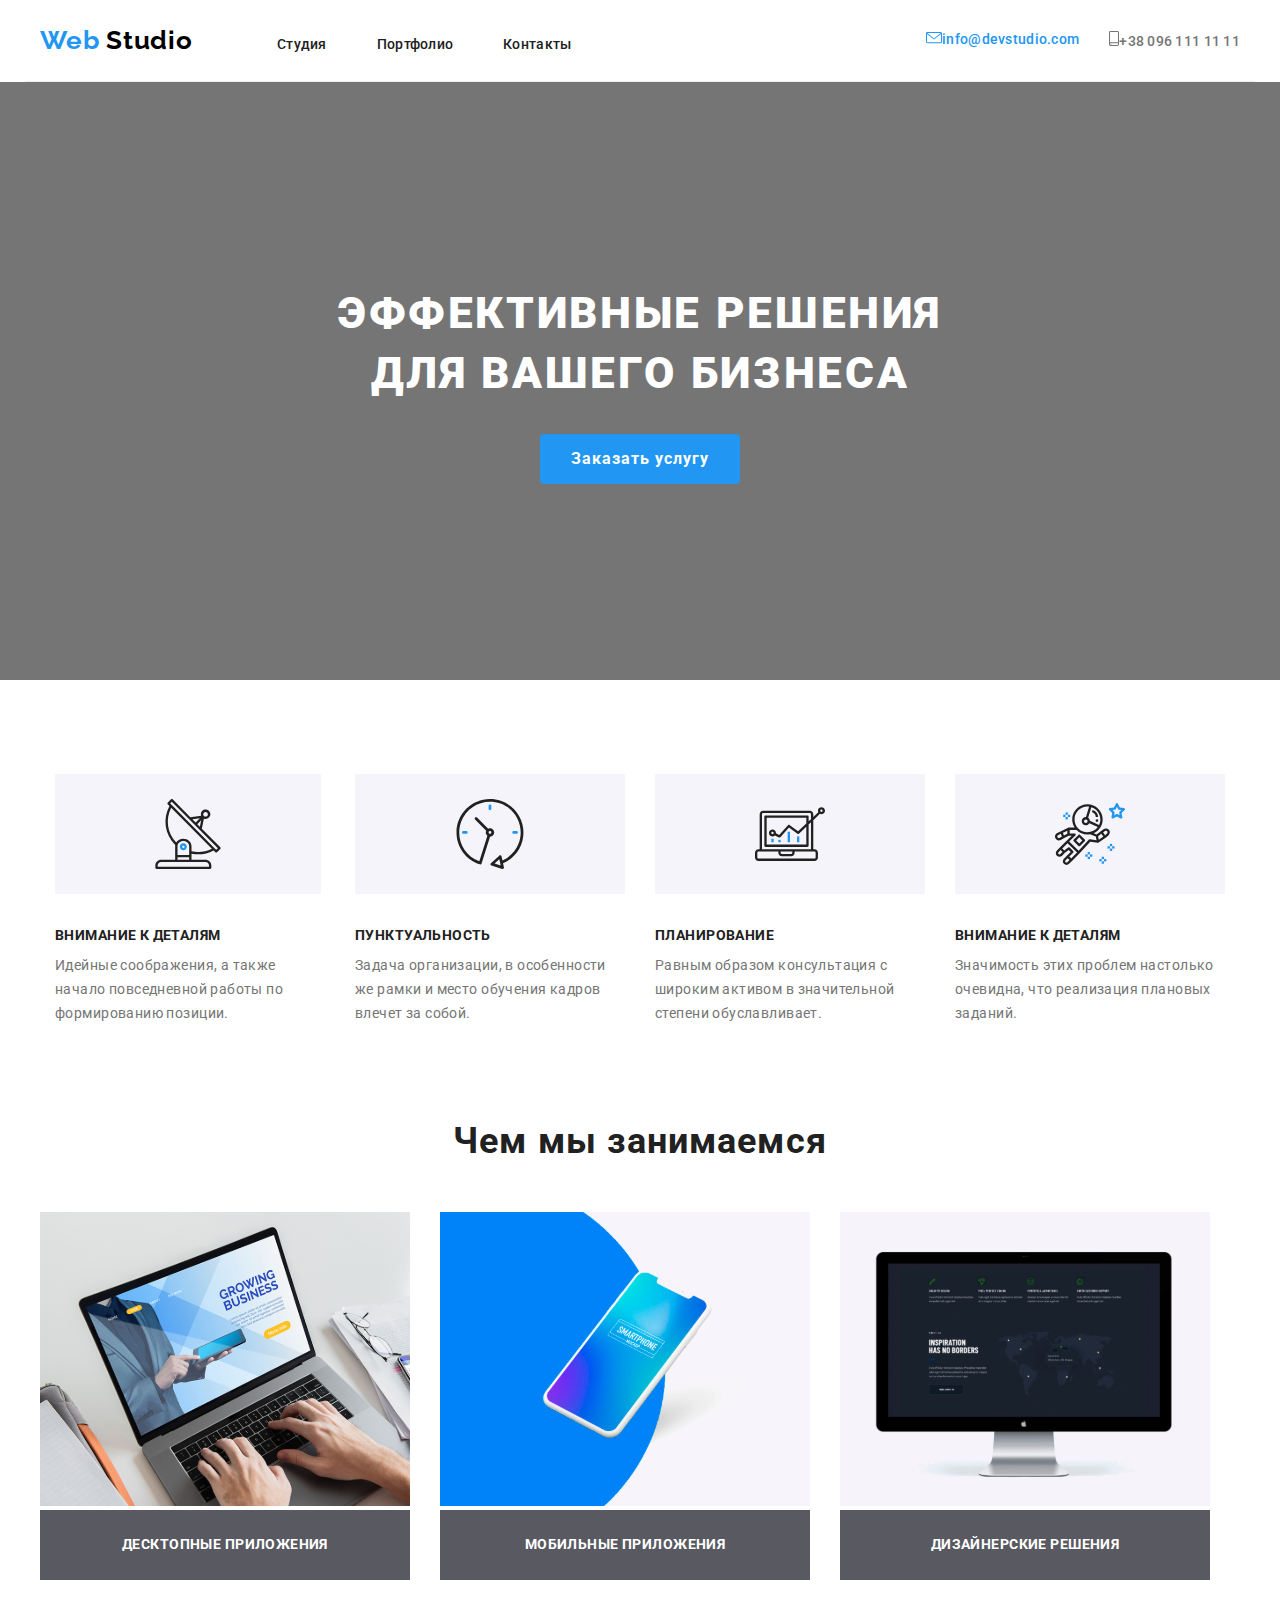
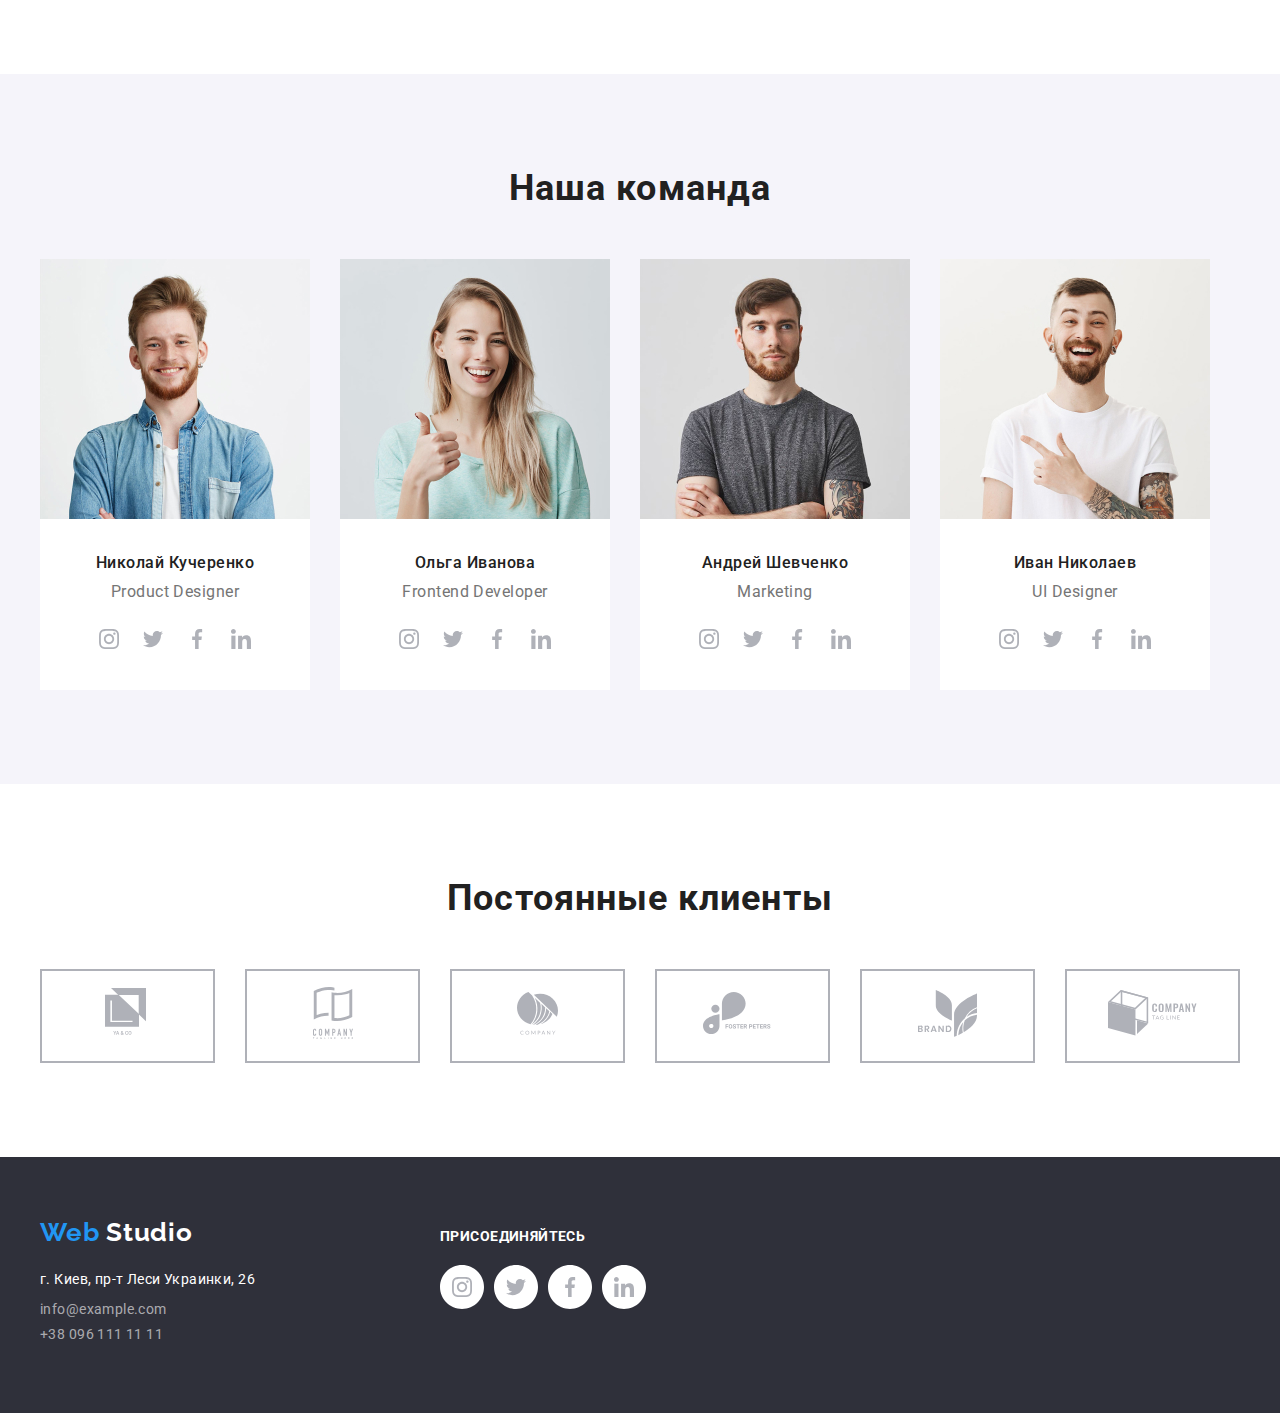
<file: index.html>
<!DOCTYPE html>
<html lang="ru">

<head>
    <link href="https://fonts.googleapis.com/css2?family=Raleway:wght@700&family=Roboto:wght@400;500;700&display=swap"
        rel="stylesheet">
    <link rel="stylesheet" href="./css/normolize.css">
    <link rel="stylesheet" href="./css/style.css" />
    <meta charset="UTF-8">
    <meta name="viewport" content="width=device-width, initial-scale=1.0">
    <title>Dev Studio. Эффективные решения для вашего бизнеса</title>
</head>

<body class="body">
    <!--Шапка сайта-->
    <header class="header">
        <div class="container">
            <nav class="main-nav">
                <a class="logo-text link" lang="en" href="./index.html"> Web <span>Studio</span></a>
                <ul class="navigation-list list">
                    <li class="navigation-list-item"><a class="link" href="">Студия</a></li>
                    <li class="navigation-list-item"><a class="link" href="./portfolio.html">Портфолио</a></li>
                    <li class="navigation-list-item"><a class="link" href="#contacts">Контакты</a></li>
                </ul>
            </nav>
            <div class="adress">
                <a class="mail link" href="mailto:info@devstudio.com"><img src="./images/header/mail.svg"
                        alt="Почта">info@devstudio.com</a>
                <a class="phone link" href="tel:+380961111111"><img src="./images/header/smartphone.svg"
                        alt="Контактный телефон">+38 096 111 11
                    11</a>
            </div>
        </div>
    </header>
    <main>

        <!--Hero секция-->
        <section class="hero">
            <div class=" container">
                <h1 class="hero-title">Эффективные решения <br> для вашего бизнеса</h1>
                <button type="button" class="modal-btn">Заказать услугу</button>
            </div>
        </section>


        <!--Особенности - почему мы-->
        <section>
            <div class="container">
                <h2 hidden>Почему мы</h2>
                <ul class="why-are-we list">
                    <div class="container">
                        <li class="why-are-we-list">
                            <img class="img-background" src="./images/why_we/satellite.svg" alt="Спутник">
                            <p class="item">Внимание к деталям</p>
                            <p class="description">Идейные соображения, а также начало повседневной работы по
                                формированию позиции.</p>
                        </li>
                        <li class="why-are-we-list">
                            <img class="img-background" src="./images/why_we/clock1.svg" alt="Часы">
                            <p class="item">Пунктуальность</p>
                            <p class="description">Задача организации, в особенности же рамки и место обучения
                                кадров влечет за собой.</p>
                        </li>
                        <li class="why-are-we-list">
                            <img class="img-background" src="./images/why_we/diagram1.svg" alt="Диаграмма">
                            <p class="item">Планирование</p>
                            <p class="description">Равным образом консультация с широким активом в значительной
                                степени обуславливает.</p>
                        </li>
                        <li class="why-are-we-list">
                            <img class="img-background" src="./images/why_we/astronaut1.svg" alt="Астронавт">
                            <p class="item">Внимание к деталям</p>
                            <p class="description">Значимость этих проблем настолько очевидна, что реализация
                                плановых заданий.</p>
                        </li>
                    </div>
                </ul>
        </section>

        <!--Чем мы занимаемся-->
        <section class="what-are-we-do container">
            <h2 class="header">Чем мы занимаемся</h2>
            <ul class=" list ">
                <li class="what-are-we-do-list">
                    <img src="./images/what_we_do/laptop.svg" alt="Ноутбук" width="370">
                    <p class="item">Десктопные приложения</p>
                </li>
                <li class="what-are-we-do-list">
                    <img src="./images/what_we_do/mobile_pic.svg" alt="Телефон" width="370">
                    <p class="item">Мобильные приложения</p>
                </li>
                <li class="what-are-we-do-list">
                    <img src="./images/what_we_do/monitor.svg" alt="Монитор" width="370">
                    <p class="item">Дизайнерские решения</p>
                </li>
            </ul>
        </section>
        <!--Наша команда-->
        <section class="our-team">
            <h2 class="header">Наша команда</h2>
            <div class="container">
                <ul class="list">
                    <li class="our-team-list">
                        <img class="our-team-pic" src="./images/team/nikolay_kycherenko.jpg" alt="Николай Кучеренко"
                            width="270" height="260">
                        <p class="name">Николай Кучеренко</p>
                        <p class="position" lang="en">Product Designer</p>
                        <ul class="social-list list">
                            <li lang="en">
                                <a href="" aria-label="Inatagram" target="_blank"><img class="social-icon"
                                        src="images/team/instagram_icon.svg" alt="Instagram"></a>
                            </li>
                            <li lang="en">
                                <a href="" aria-label="Inatagram" target="_blank"><img
                                        src="./images/team/twitter_icon.svg" alt="Twitter"></a>
                            </li>
                            <li lang="en">
                                <a href="" aria-label="Inatagram" target="_blank"><img
                                        src="./images/team/facebook_icon.svg" alt="Facebook"></a>
                            </li>
                            <li lang="en">
                                <a href="" aria-label="Inatagram" target="_blank"><img
                                        src="./images/team/linkedIn_icon.svg" alt="LinkedIn"></a>
                            </li>
                        </ul>
                    </li>
                    <li class="our-team-list">
                        <img class="our-team-pic" src="./images/team/ivanova_olga.jpg" alt="Ольга Иванова" width="270"
                            height="260">
                        <p class="name">Ольга Иванова</p>
                        <p class="position" lang="en">Frontend Developer</p>
                        <ul class="social-list list">
                            <li lang="en">
                                <a href="" aria-label="Inatagram" target="_blank"><img
                                        src="images/team/instagram_icon.svg" alt="Instagram"></a>
                            </li>
                            <li lang="en">
                                <a href="" aria-label="Inatagram" target="_blank"><img
                                        src="./images/team/twitter_icon.svg" alt="Twitter"></a>
                            </li>
                            <li lang="en">
                                <a href="" aria-label="Inatagram" target="_blank"><img
                                        src="./images/team/facebook_icon.svg" alt="Facebook"></a>
                            </li>
                            <li lang="en">
                                <a href="" aria-label="Inatagram" target="_blank"><img
                                        src="./images/team/linkedIn_icon.svg" alt="LinkedIn"></a>
                            </li>
                        </ul>
                    </li>
                    <li class="our-team-list">
                        <img class="our-team-pic" src="./images/team/andrey_shevchenko.jpg" alt="Андрей Шевченко"
                            width="270" height="260">
                        <p class="name">Андрей Шевченко</p>
                        <p class="position" lang="en">Marketing</p>
                        <ul class="social-list list">
                            <li lang="en">
                                <a href="" aria-label="Inatagram" target="_blank"><img
                                        src="images/team/instagram_icon.svg" alt="Instagram"></a>
                            </li>
                            <li lang="en">
                                <a href="" aria-label="Inatagram" target="_blank"><img
                                        src="./images/team/twitter_icon.svg" alt="Twitter"></a>
                            </li>
                            <li lang="en">
                                <a href="" aria-label="Inatagram" target="_blank"><img
                                        src="./images/team/facebook_icon.svg" alt="Facebook"></a>
                            </li>
                            <li lang="en">
                                <a href="" aria-label="Inatagram" target="_blank"><img
                                        src="./images/team/linkedIn_icon.svg" alt="LinkedIn"></a>
                            </li>
                        </ul>
                    </li>
                    <li class="our-team-list">
                        <img class="our-team-pic" src="./images/team/ivan_nikolaev.jpg" alt="Иван Николаев" width="270"
                            height="260">
                        <p class="name">Иван Николаев</p>
                        <p class="position" lang="en">UI Designer</p>
                        <ul class="social-list list">
                            <li class="social-links" lang="en">
                                <a href="" aria-label="Inatagram" target="_blank"><img
                                        src="images/team/instagram_icon.svg" alt="Instagram"></a>
                            </li>
                            <li lang="en">
                                <a href="" aria-label="Inatagram" target="_blank"><img
                                        src="./images/team/twitter_icon.svg" alt="Twitter"></a>
                            </li>
                            <li lang="en">
                                <a href="" aria-label="Inatagram" target="_blank"><img
                                        src="./images/team/facebook_icon.svg" alt="Facebook"></a>
                            </li>
                            <li lang="en">
                                <a href="" aria-label="Inatagram" target="_blank"><img
                                        src="./images/team/linkedIn_icon.svg" alt="LinkedIn"></a>
                            </li>
                        </ul>
                    </li>
                </ul>
            </div>

        </section>

        <!--Постоянные клиенты-->

        <section class="clients">
            <div class="container">
                <h2 class="header">Постоянные клиенты</h2>
                <ul class=" list">
                    <li class="clients-list"><a href="" target="_blank"><img src="./images/clients/client_1.svg"
                                alt="Клиент 1"></a></li>
                    <li class="clients-list"><a href="" target="_blank"><img src="./images/clients/client_2.svg"
                                alt="Клиент 2"></a></li>
                    <li class="clients-list"><a href="" target="_blank"><img src="./images/clients/client_3.svg"
                                alt="Клиент 3"></a></li>
                    <li class="clients-list"><a href="" target="_blank"><img src="./images/clients/client_4.svg"
                                alt="Клиент 4"></a></li>
                    <li class="clients-list"><a href="" target="_blank"><img src="./images/clients/client_5.svg"
                                alt="Клиент 5"></a></li>
                    <li class="clients-list"><a href="" target="_blank"><img src="./images/clients/client_6.svg"
                                alt="Клиент 6"></a></li>
                </ul>
            </div>
        </section>
    </main>

    <footer class="footer">
        <div class="container">
            <section class="contacts">
                <h2 hidden>Контакты</h2>
                <!--Логотип-->
                <a class="logo link" lang="en" href="./index.html">Web <span>Studio</span></a>
                <!--Контакты-->
                <address id="contacts">
                    <p class="adress">г. Киев, пр-т Леси Украинки, 26</p>
                    <a class="contacts-item footer-mail link" href="meilto:info@example.com">info@example.com</a>
                    <a class="contacts-item footer-tel link" href="tel:+380961111111">+38 096 111 11 11</a>
                </address>
            </section>
            <!--Социальные сети-->
            <section class="join-footer">
                <h2 class="join">Присоединяйтесь</h2>
                <ul class="list" lang="en">
                    <li class="join-item">
                        <a href="" aria-label="Inatagram" target="_blank"><img src="./images/team/instagram_icon.svg"
                                alt="Instagram"></a>
                    <li class="join-item"><a href="" aria-label="Twitter" target="_blank"><img
                                src="./images/team/twitter_icon.svg" alt="Twitter"></a>
                    </li>
                    <li class="join-item">
                        <a href="" aria-label="Facebook" target="_blank"><img src="./images/team/facebook_icon.svg"
                                alt="Facebook"></a>
                    </li>
                    <li class="join-item">
                        <a href="" aria-label="Linkd" target="_blank"><img src="./images/team/linkedIn_icon.svg"
                                alt="LinkedIn"></a>
                    </li>
                </ul>

            </section>
        </div>
    </footer>
</body>

</html>
</file>
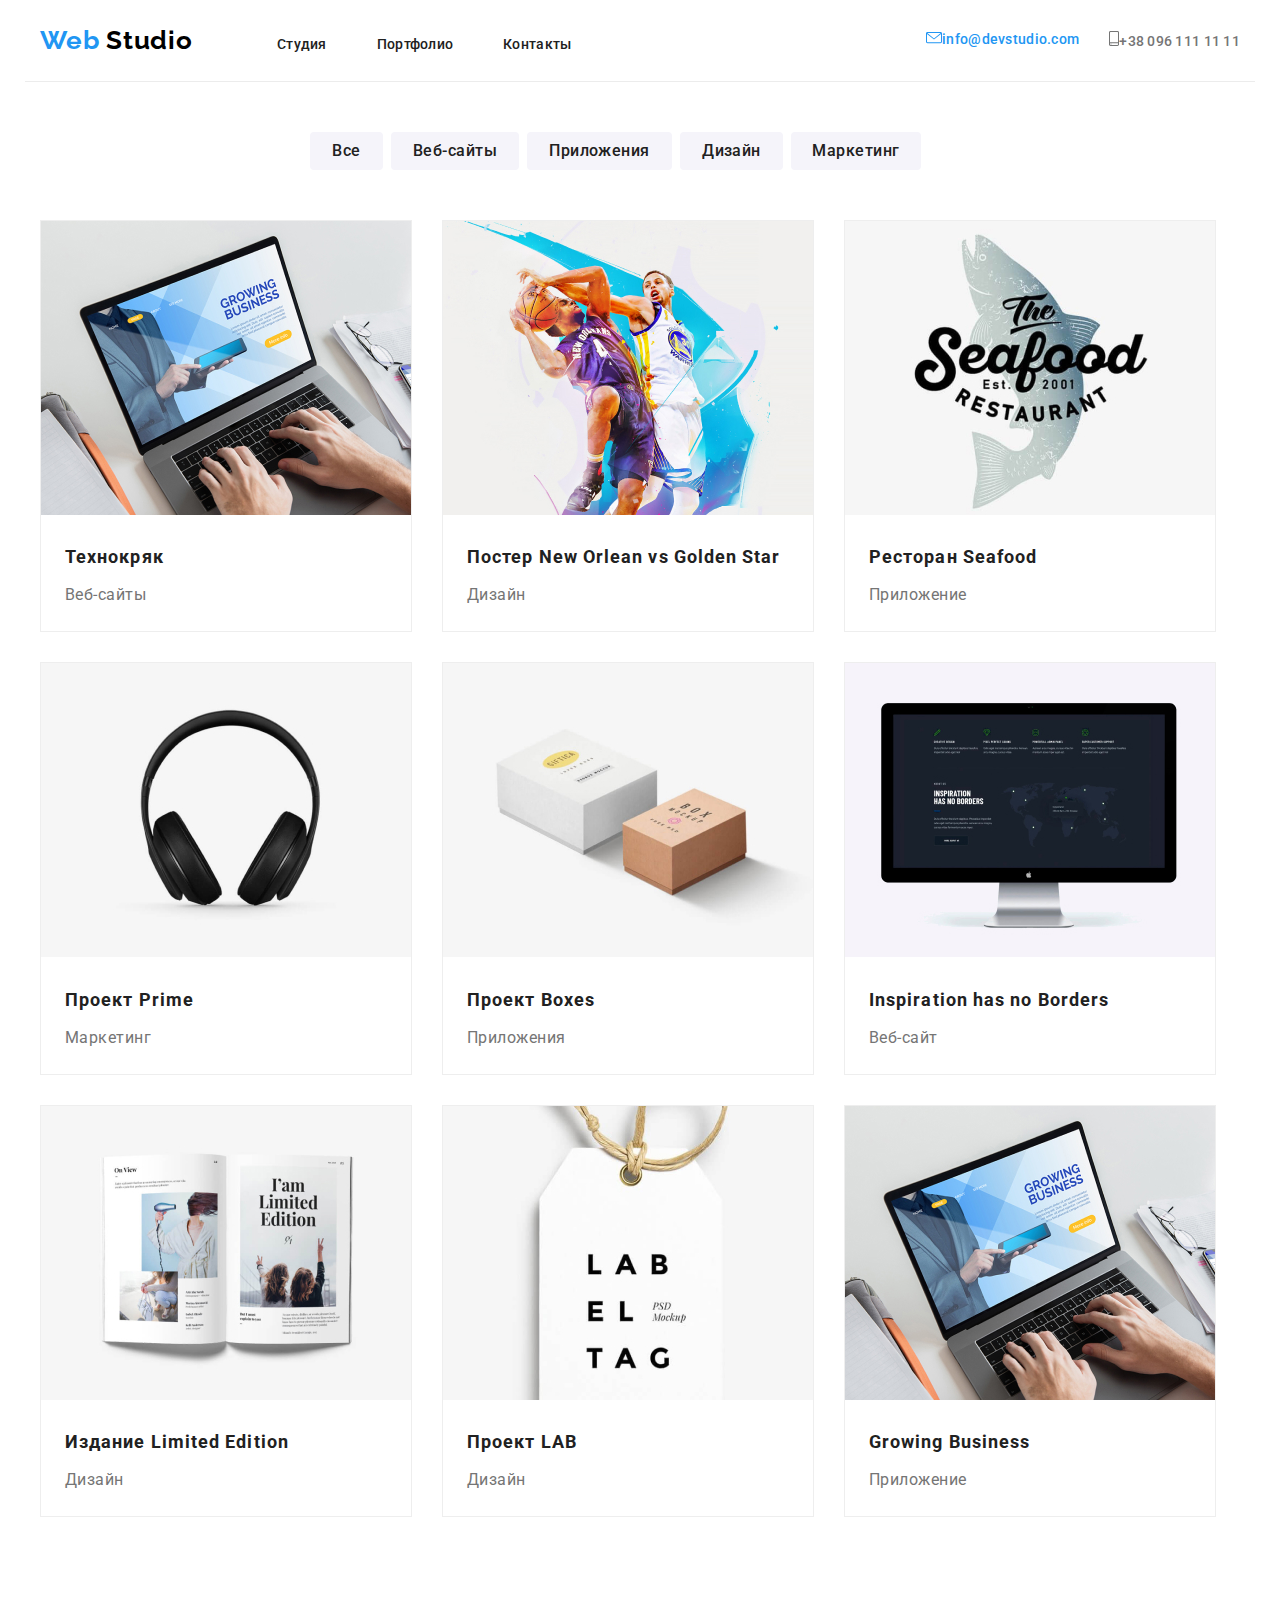
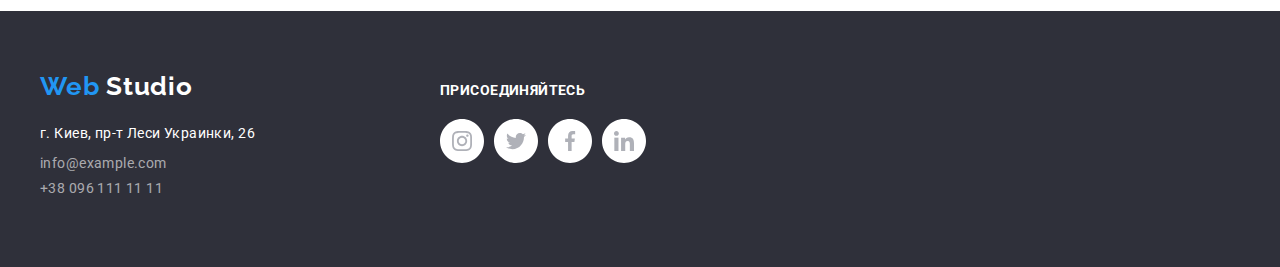
<file: portfolio.html>
<!DOCTYPE html>
<html lang="ru">

<head>
    <link href="https://fonts.googleapis.com/css2?family=Raleway:wght@700&family=Roboto:wght@400;500;700&display=swap"
        rel="stylesheet">
    <link rel="stylesheet" href="./css/normolize.css">
    <link rel="stylesheet" href="./css/style.css" />
    <meta charset="UTF-8">
    <meta name="viewport" content="width=device-width, initial-scale=1.0">
    <title>Dev Studio. Эффективные решения для вашего бизнеса</title>
</head>

<body class="body">
    <!--Шапка сайта-->
    <header class="header">
        <div class="container">
            <nav class="main-nav">
                <a class="logo-text link" lang="en" href="./index.html"> Web <span>Studio</span></a>
                <ul class="navigation-list list">
                    <li class="navigation-list-item"><a class="link" href="./index.html">Студия</a></li>
                    <li class="navigation-list-item"><a class="link" href="./portfolio.html">Портфолио</a></li>
                    <li class="navigation-list-item"><a class="link" href="#contacts">Контакты</a></li>
                </ul>
            </nav>
            <div class="adress">
                <a class="mail link" href="mailto:info@devstudio.com"><img src="./images/header/mail.svg"
                        alt="Почта">info@devstudio.com</a>
                <a class="phone link" href="tel:+380961111111"><img src="./images/header/smartphone.svg"
                        alt="Контактный телефон">+38 096 111 11
                    11</a>
            </div>
        </div>

    </header>


    <main>
        <!--Портфолио -->
        <div class="container">
            <section class=" portfolio">
                <h1 hidden>Портфолио</h1>
                <ul class="filter list">
                    <li class="portfolio-filter-item"><a class="all link" href="">Все</a>
                    <li class="portfolio-filter-item"><a class="web-sites link" href="">Веб-сайты</a></li>
                    <li class="portfolio-filter-item"><a class="app link" href="">Приложения</a></li>
                    <li class="portfolio-filter-item"><a class="design link" href="">Дизайн</a></li>
                    <li class="portfolio-filter-item"><a class="marketing link" href="">Маркетинг</a></li>
                </ul>
                <ul class="project  list">
                    <li class="item">
                        <a href=""><img class="img" src="./images/portfolio_page/laptop.jpg" alt="overlay"></a>
                        <h2 class="name">Технокряк</h2>
                        <p class="description">Веб-сайты</p>
                        <p hidden>Описание при наведении</p>
                    </li>
                    <li class="item">
                        <a href=""><img class="img" src="./images/portfolio_page/design.jpg" alt="Игра в баскетбол"></a>
                        <h2 class="name">Постер New Orlean vs Golden Star</h2>
                        <p class=" description">Дизайн</p>
                        <p hidden>Описание при наведении</p>
                    </li>
                    <li class="item"><img class="img" src="./images/portfolio_page/sea_food_restourant.jpg"
                            alt="Ресторан">
                        <h2 class="name">Ресторан Seafood</h2>
                        <p class=" description">Приложение</p>
                        <p hidden>Описание при наведении</p>
                    </li>
                    <li class="item"><img class="img" src="./images/portfolio_page/headphones.jpg" alt="Наушники">
                        <h2 class="name">Проект Prime</h2>
                        <p class=" description">Маркетинг</p>
                        <p hidden>Описание при наведении</p>
                    </li>
                    <li class="item"><img class="img" src="./images/portfolio_page/boxes.jpg" alt="Коробки">
                        <h2 class="name">Проект Boxes</h2>
                        <p class=" description">Приложения</p>
                        <p hidden>Описание при наведении</p>
                    </li>
                    <li class="item"><img class="img" src="./images/portfolio_page/monitor.jpg" alt="Монитор">
                        <h2 class="name">Inspiration has no Borders</h2>
                        <p class=" description">Веб-сайт</p>
                        <p hidden>Описание при наведении</p>
                    </li>
                    <li class="item"><img class="img" src="./images/portfolio_page/magazine.jpg" alt="Журнал">
                        <h2 class="name">Издание Limited Edition</h2>
                        <p class=" description">Дизайн</p>
                        <p hidden>Описание при наведении</p>
                    </li>
                    <li class="item"><img class="img" src="./images/portfolio_page/label.jpg" alt="Ярлык">
                        <h2 class="name">Проект LAB</h2>
                        <p class=" description">Дизайн</p>
                        <p hidden>Описание при наведении</p>
                    </li>
                    <li class="item"><img class="img" src="./images/portfolio_page/laptop.jpg" alt="Ноутбук">
                        <h2 class="name">Growing Business</h2>
                        <p class=" description">Приложение</p>
                        <p hidden>Описание при наведении</p>
                    </li>
                </ul>
            </section>
        </div>
    </main>

    <footer class="footer">
        <div class="container">
            <section class="contacts">
                <h2 hidden>Контакты</h2>
                <!--Логотип-->
                <a class="logo link" lang="en" href="./index.html">Web <span>Studio</span></a>
                <!--Контакты-->
                <address id="contacts">
                    <p class="adress">г. Киев, пр-т Леси Украинки, 26</p>
                    <a class="contacts-item footer-mail link" href="meilto:info@example.com">info@example.com</a>
                    <a class="contacts-item footer-tel link" href="tel:+380961111111">+38 096 111 11 11</a>
                </address>
            </section>
            <!--Социальные сети-->
            <section class="join-footer">
                <h2 class="join">Присоединяйтесь</h2>
                <ul class="list" lang="en">
                    <li class="join-item">
                        <a href="" aria-label="Inatagram" target="_blank"><img src="./images/team/instagram_icon.svg"
                                alt="Instagram"></a>
                    <li class="join-item"><a href="" aria-label="Twitter" target="_blank"><img
                                src="./images/team/twitter_icon.svg" alt="Twitter"></a>
                    </li>
                    <li class="join-item">
                        <a href="" aria-label="Facebook" target="_blank"><img src="./images/team/facebook_icon.svg"
                                alt="Facebook"></a>
                    </li>
                    <li class="join-item">
                        <a href="" aria-label="Linkd" target="_blank"><img src="./images/team/linkedIn_icon.svg"
                                alt="LinkedIn"></a>
                    </li>
                </ul>

            </section>
        </div>
    </footer>
</body>

</html>
</file>
<file: css/style.css>
:root {
  --main-font: "Roboto", sans-serif;
  --logo-font: "Raleway", sans-serif;
  --first-text-color: #212121;
  --second-text-color: #757575;
  --third-text-color: #ffffff;
  --background-first-color: #f5f4fa;
  --accent-color: #2196f3;
  --main-font-size: 14px;
  --second-font-size: 16px;
  --third-font-size: 18px;
  --padding-bottom-container: 94px;
  --margin-right-list: 30px;
  --margin-bottom-header: 50px;
}

html {
  box-sizing: border-box;
}

*::before,
*::after {
  box-sizing: inherit;
  margin: 0;
  padding: 0;
}

ul {
  display: flex;
  margin: 0;
  padding: 0;
}

p {
  margin: 0;
}

h1,
h2 {
  margin: 0;
}

.body {
  font-family: var(--main-font);
  background: var(--third-text-color);
}

.container {
  width: 1200px;
  margin: auto;
  padding-right: 15px;
  padding-left: 15px;
}

.section {
  padding-top: var(--padding-top-container);
  padding-bottom: var(--padding-bottom-container);
}

.header .container {
  display: flex;
  justify-content: space-between;
  align-items: center;
  border-bottom: 1px solid #ececec;
}

.link {
  display: block;
  text-decoration: none;
  font-style: normal;
}

.list {
  list-style: none;
}

/*logo*/
.logo-text {
  padding-bottom: 25px;
  padding-top: 25px;
  margin-right: 84px;
  width: 153px;
  font-family: var(--logo-font);
  font-weight: 700;
  font-size: 26px;
  line-height: 1.19;
  letter-spacing: 0.03em;
  color: var(--accent-color);
}

.logo-text > span {
  color: #000000;
}

/*навигация*/

.main-nav {
  display: flex;
  align-items: center;
}

.navigation-list .link {
  font-weight: 500;
  font-size: var(--main-font-size);
  line-height: 1.14;
  letter-spacing: 0.02em;
  color: var(--first-text-color);
}

.navigation-list .link {
  padding-top: 35px;
  padding-bottom: 25px;
}

.navigation-list-item:not(:last-child) {
  margin-right: 50px;
}

.navigation-list .link:hover,
.navigation-list .link:focus {
  color: var(--accent-color);
}

.adress {
  display: flex;
  align-items: center;
}

.header .mail {
  margin-right: var(--margin-right-list);
  font-weight: 500;
  font-size: var(--main-font-size);
  line-height: 1.14;
  letter-spacing: 0.02em;
  color: var(--accent-color);
}

.header .mail:hover,
.header .mail:focus {
  color: var(--second-text-color);
}

.header .phone {
  align-items: flex-end;
  font-weight: 500;
  font-size: var(--main-font-size);
  line-height: var(--second-font-size);
  letter-spacing: 0.02em;
  color: var(--second-text-color);
}

.header .phone:hover,
.header .phone:focus {
  color: var(--accent-color);
}

/*главный герой*/
.hero-title {
  margin-bottom: var(--margin-right-list);
  font-weight: 900;
  font-size: 44px;
  line-height: 1.36;
  text-align: center;
  letter-spacing: 0.06em;
  text-transform: uppercase;
  color: var(--third-text-color);
}

.hero {
  background-color: #757575;
  text-align: center;
}
.hero .container {
  padding-top: 202px;
  padding-bottom: 196px;
}

/*Кнопка заказа услуги*/

.hero .modal-btn {
  width: 200px;
  height: 50px;
  font-weight: 700;
  font-size: var(--second-font-size);
  line-height: 1.88;
  letter-spacing: 0.06em;
  background-color: var(--accent-color);
  color: var(--third-text-color);
  border-radius: 4px;
  border: none;
}

/* Почему мы*/
.why-are-we .container {
  display: flex;
  padding-bottom: var(--padding-bottom-container);
  padding-top: 94px;
}

.why-are-we-list {
  width: 270px;
}

.why-are-we-list:not(:last-child) {
  margin-right: var(--margin-right-list);
}

.why-are-we .item {
  margin-bottom: 10px;
  font-weight: 700;
  font-size: var(--main-font-size);
  line-height: 1.14;
  letter-spacing: 0.03em;
  text-transform: uppercase;
  color: var(--first-text-color);
}

.img-background {
  padding: 25px 100px;
  margin-bottom: 30px;
  background: #f5f4fa;
}

.why-are-we .description {
  font-size: var(--main-font-size);
  line-height: 1.71;
  letter-spacing: 0.03em;
  color: var(--second-text-color);
}

/*Чем мы занимаемся*/

.what-are-we-do {
  padding-bottom: var(--padding-bottom-container);
}

.what-are-we-do .header {
  margin-bottom: 50px;
  font-size: 36px;
  line-height: 1.17;
  text-align: center;
  text-transform: none;
  letter-spacing: 0.03em;
  color: var(--first-text-color);
}

.what-are-we-do {
  padding-bottom: var(--padding-bottom-container);
  font-weight: 700;
  font-size: var(--main-font-size);
  line-height: 1.14;
  text-align: center;
  letter-spacing: 0.03em;
  text-transform: uppercase;
  color: var(--third-text-color);
}

.what-are-we-do-list {
  width: 370px;
}

.what-are-we-do-list .item {
  padding-top: 27px;
  padding-bottom: 27px;
}

.what-are-we-do-list:not(:last-child) {
  margin-right: var(--margin-right-list);
}

.what-are-we-do-list .item {
  background-color: rgba(47, 48, 58, 0.8);
}

/*наша команда*/
.our-team {
  padding-top: 94px;
  padding-bottom: 94px;
  background-color: var(--background-first-color);
}

.our-team .header {
  margin-bottom: var(--margin-bottom-header);
  font-size: 36px;
  line-height: 1.14;
  text-align: center;
  letter-spacing: 0.03em;
  color: var(--first-text-color);
}

.our-team-list {
  padding-bottom: 24px;
  background-color: #ffffff;
}

.our-team-list:not(:last-child) {
  width: 270px;
  margin-right: 30px;
}

.our-team-pic {
  margin-bottom: 30px;
}

.our-team .name {
  margin-bottom: 10px;
  font-weight: 500;
  font-size: var(--second-font-size);
  line-height: 1.19;
  text-align: center;
  letter-spacing: 0.03em;
  color: var(--first-text-color);
}

.our-team .position {
  margin-bottom: 16px;
  font-size: var(--second-font-size);
  line-height: 19px;
  text-align: center;
  letter-spacing: 0.03em;
  color: var(--second-text-color);
}

.social-list {
  justify-content: center;
}

/* Постоянные клиенты */

.clients {
  padding-top: 94px;
  padding-bottom: 94px;
  margin-bottom: var(--margin-bottom-container);
}

.clients .header {
  margin-bottom: var(--margin-bottom-header);
  font-size: 36px;
  line-height: 1.14;
  text-align: center;
  letter-spacing: 0.03em;
  color: var(--first-text-color);
}

.clients-list {
  display: flex;
  align-items: center;
  justify-content: center;

  width: calc(100% - 50px / 6);
  height: 90px;
  border: 2px solid #afb1b8;
}

.clients-list:not(:last-child) {
  margin-right: var(--margin-right-list);
}

/*Футер*/

.footer {
  background-color: #2f303a;
}

.footer .container {
  display: flex;
}

.footer .contacts {
  padding-top: 60px;
  padding-bottom: 60px;
}

.footer .logo {
  margin-bottom: 20px;
  font-family: var(--logo-font);
  font-weight: 700;
  font-size: 26px;
  line-height: 1.19;
  letter-spacing: 0.03em;
  color: var(--accent-color);
}
.logo > span {
  color: var(--third-text-color);
}

.footer .adress {
  padding-bottom: 9px;
  font-style: normal;
  font-size: var(--main-font-size);
  line-height: 1.71;
  letter-spacing: 0.03em;
  color: var(--third-text-color);
}

.footer .contacts {
  width: 370px;
  margin-right: var(--margin-right-list);
}

.footer .contacts-item {
  font-size: var(--main-font-size);
  line-height: 1.17;
  letter-spacing: 0.03em;
  color: rgba(255, 255, 255, 0.6);
}

.footer-mail {
  padding-bottom: 9px;
}

.footer .contacts-item:hover,
.footer .contacts-item:focus {
  color: var(--accent-color);
}

.join-footer {
  margin-right: 30px;
  padding-top: 72px;
  padding-bottom: 100px;
  width: 370px;
}

.join-footer .join {
  margin-bottom: 20px;
  font-weight: 700;
  font-size: var(--main-font-size);
  line-height: 1.14;
  letter-spacing: 0.03em;
  text-transform: uppercase;
  color: var(--third-text-color);
}

.join-item:not(:last-child) {
  margin-right: 10px;
}

.portfolio .filter {
  padding-left: 270px;
  padding-right: 270px;
  margin-bottom: 50px;
  margin-top: 50px;
  height: 38px;
}

.portfolio-filter-item {
  display: flex;
  align-items: center;
  background: #f5f4fa;
  border-radius: 4px;
  text-align: center;
}

.portfolio-filter-item:not(:last-child) {
  margin-right: 8px;
}

.portfolio-filter-item .all {
  width: 73px;
}

.portfolio-filter-item .app {
  width: 145px;
}

.portfolio-filter-item .web-sites {
  width: 128px;
}

.portfolio-filter-item .design {
  width: 103px;
}

.portfolio-filter-item .marketing {
  width: 130px;
}

.filter .link {
  font-weight: 500;
  font-size: var(--second-font-size);
  line-height: 1.63;
  letter-spacing: 0.03em;
  color: var(--first-text-color);
  background-color: var(--background-first-color);
}

.filter .link:hover {
  color: var(--third-text-color);
  background-color: var(--accent-color);
}

.project {
  flex-wrap: wrap;
  width: calc(100% - 2 * 30px / 3);
}

.project .item {
  width: 370px;
  margin-right: 30px;
  margin-bottom: 30px;
  padding-bottom: 20px;
  border: 1px solid #eeeeee;
}

.project .item:nth-last-child(-n + 3) {
  margin-bottom: 94px;
}

.project .item:nth-child(3n) {
  margin-right: 0;
}

.project .item .name {
  padding-left: 24px;
  margin-bottom: 4px;
  font-weight: 700;
  font-size: var(--third-font-size);
  line-height: 2;
  letter-spacing: 0.06em;
  color: var(--first-text-color);
}

.project .item:nth(3n) {
  margin-right: 0;
}

.project .item .img {
  margin-bottom: 20px;
}

.project .item .description {
  padding-left: 24px;
  font-size: var(--second-font-size);
  line-height: 2;
  letter-spacing: 0.03em;
  color: var(--second-text-color);
}
</file>
<file: css/normolize.css>
/*! normalize.css v8.0.1 | MIT License | github.com/necolas/normalize.css */

/* Document
   ========================================================================== */

/**
 * 1. Correct the line height in all browsers.
 * 2. Prevent adjustments of font size after orientation changes in iOS.
 */

html {
  line-height: 1.15; /* 1 */
  -webkit-text-size-adjust: 100%; /* 2 */
}

/* Sections
   ========================================================================== */

/**
 * Remove the margin in all browsers.
 */

body {
  margin: 0;
}

/**
 * Render the `main` element consistently in IE.
 */

main {
  display: block;
}

/**
 * Correct the font size and margin on `h1` elements within `section` and
 * `article` contexts in Chrome, Firefox, and Safari.
 */

h1 {
  font-size: 2em;
  margin: 0.67em 0;
}

/* Grouping content
   ========================================================================== */

/**
 * 1. Add the correct box sizing in Firefox.
 * 2. Show the overflow in Edge and IE.
 */

hr {
  box-sizing: content-box; /* 1 */
  height: 0; /* 1 */
  overflow: visible; /* 2 */
}

/**
 * 1. Correct the inheritance and scaling of font size in all browsers.
 * 2. Correct the odd `em` font sizing in all browsers.
 */

pre {
  font-family: monospace, monospace; /* 1 */
  font-size: 1em; /* 2 */
}

/* Text-level semantics
   ========================================================================== */

/**
 * Remove the gray background on active links in IE 10.
 */

a {
  background-color: transparent;
}

/**
 * 1. Remove the bottom border in Chrome 57-
 * 2. Add the correct text decoration in Chrome, Edge, IE, Opera, and Safari.
 */

abbr[title] {
  border-bottom: none; /* 1 */
  text-decoration: underline; /* 2 */
  text-decoration: underline dotted; /* 2 */
}

/**
 * Add the correct font weight in Chrome, Edge, and Safari.
 */

b,
strong {
  font-weight: bolder;
}

/**
 * 1. Correct the inheritance and scaling of font size in all browsers.
 * 2. Correct the odd `em` font sizing in all browsers.
 */

code,
kbd,
samp {
  font-family: monospace, monospace; /* 1 */
  font-size: 1em; /* 2 */
}

/**
 * Add the correct font size in all browsers.
 */

small {
  font-size: 80%;
}

/**
 * Prevent `sub` and `sup` elements from affecting the line height in
 * all browsers.
 */

sub,
sup {
  font-size: 75%;
  line-height: 0;
  position: relative;
  vertical-align: baseline;
}

sub {
  bottom: -0.25em;
}

sup {
  top: -0.5em;
}

/* Embedded content
   ========================================================================== */

/**
 * Remove the border on images inside links in IE 10.
 */

img {
  border-style: none;
}

/* Forms
   ========================================================================== */

/**
 * 1. Change the font styles in all browsers.
 * 2. Remove the margin in Firefox and Safari.
 */

button,
input,
optgroup,
select,
textarea {
  font-family: inherit; /* 1 */
  font-size: 100%; /* 1 */
  line-height: 1.15; /* 1 */
  margin: 0; /* 2 */
}

/**
 * Show the overflow in IE.
 * 1. Show the overflow in Edge.
 */

button,
input { /* 1 */
  overflow: visible;
}

/**
 * Remove the inheritance of text transform in Edge, Firefox, and IE.
 * 1. Remove the inheritance of text transform in Firefox.
 */

button,
select { /* 1 */
  text-transform: none;
}

/**
 * Correct the inability to style clickable types in iOS and Safari.
 */

button,
[type="button"],
[type="reset"],
[type="submit"] {
  -webkit-appearance: button;
}

/**
 * Remove the inner border and padding in Firefox.
 */

button::-moz-focus-inner,
[type="button"]::-moz-focus-inner,
[type="reset"]::-moz-focus-inner,
[type="submit"]::-moz-focus-inner {
  border-style: none;
  padding: 0;
}

/**
 * Restore the focus styles unset by the previous rule.
 */

button:-moz-focusring,
[type="button"]:-moz-focusring,
[type="reset"]:-moz-focusring,
[type="submit"]:-moz-focusring {
  outline: 1px dotted ButtonText;
}

/**
 * Correct the padding in Firefox.
 */

fieldset {
  padding: 0.35em 0.75em 0.625em;
}

/**
 * 1. Correct the text wrapping in Edge and IE.
 * 2. Correct the color inheritance from `fieldset` elements in IE.
 * 3. Remove the padding so developers are not caught out when they zero out
 *    `fieldset` elements in all browsers.
 */

legend {
  box-sizing: border-box; /* 1 */
  color: inherit; /* 2 */
  display: table; /* 1 */
  max-width: 100%; /* 1 */
  padding: 0; /* 3 */
  white-space: normal; /* 1 */
}

/**
 * Add the correct vertical alignment in Chrome, Firefox, and Opera.
 */

progress {
  vertical-align: baseline;
}

/**
 * Remove the default vertical scrollbar in IE 10+.
 */

textarea {
  overflow: auto;
}

/**
 * 1. Add the correct box sizing in IE 10.
 * 2. Remove the padding in IE 10.
 */

[type="checkbox"],
[type="radio"] {
  box-sizing: border-box; /* 1 */
  padding: 0; /* 2 */
}

/**
 * Correct the cursor style of increment and decrement buttons in Chrome.
 */

[type="number"]::-webkit-inner-spin-button,
[type="number"]::-webkit-outer-spin-button {
  height: auto;
}

/**
 * 1. Correct the odd appearance in Chrome and Safari.
 * 2. Correct the outline style in Safari.
 */

[type="search"] {
  -webkit-appearance: textfield; /* 1 */
  outline-offset: -2px; /* 2 */
}

/**
 * Remove the inner padding in Chrome and Safari on macOS.
 */

[type="search"]::-webkit-search-decoration {
  -webkit-appearance: none;
}

/**
 * 1. Correct the inability to style clickable types in iOS and Safari.
 * 2. Change font properties to `inherit` in Safari.
 */

::-webkit-file-upload-button {
  -webkit-appearance: button; /* 1 */
  font: inherit; /* 2 */
}

/* Interactive
   ========================================================================== */

/*
 * Add the correct display in Edge, IE 10+, and Firefox.
 */

details {
  display: block;
}

/*
 * Add the correct display in all browsers.
 */

summary {
  display: list-item;
}

/* Misc
   ========================================================================== */

/**
 * Add the correct display in IE 10+.
 */

template {
  display: none;
}

/**
 * Add the correct display in IE 10.
 */

[hidden] {
  display: none;
}
</file>
